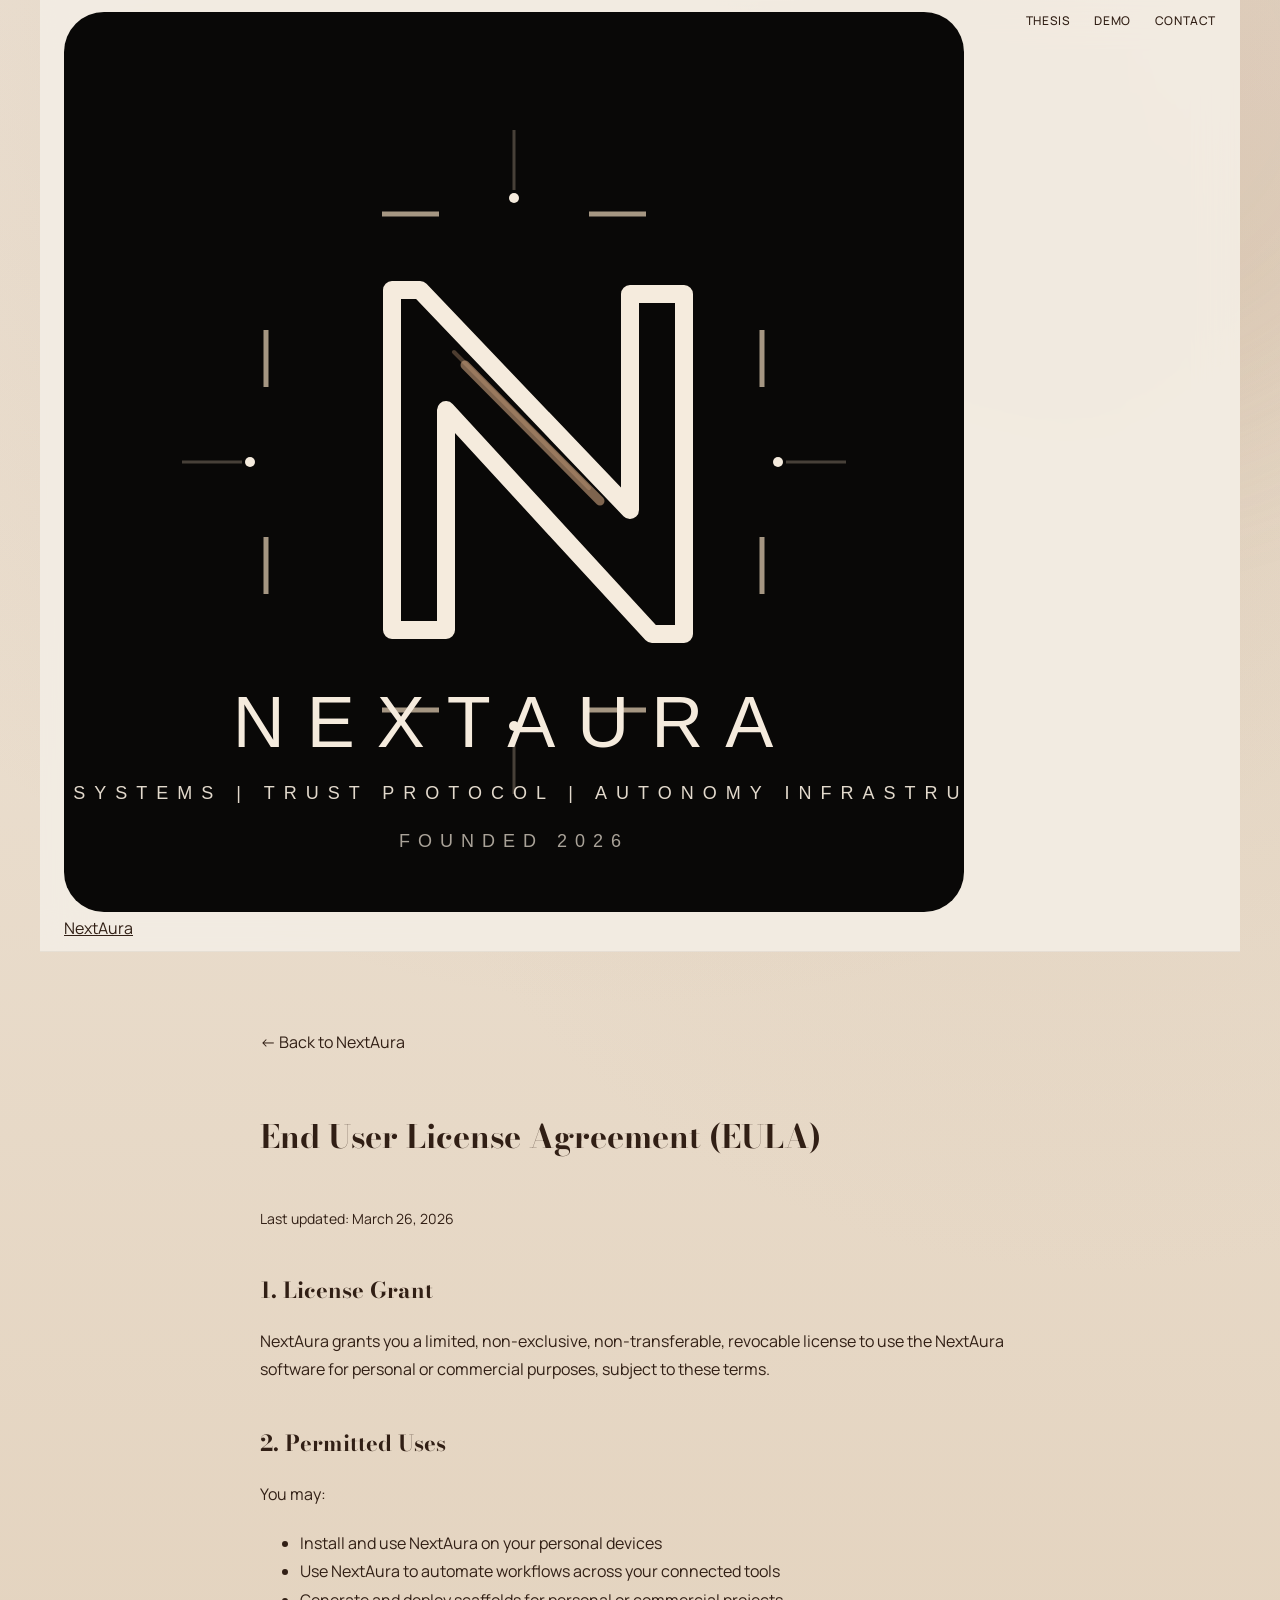
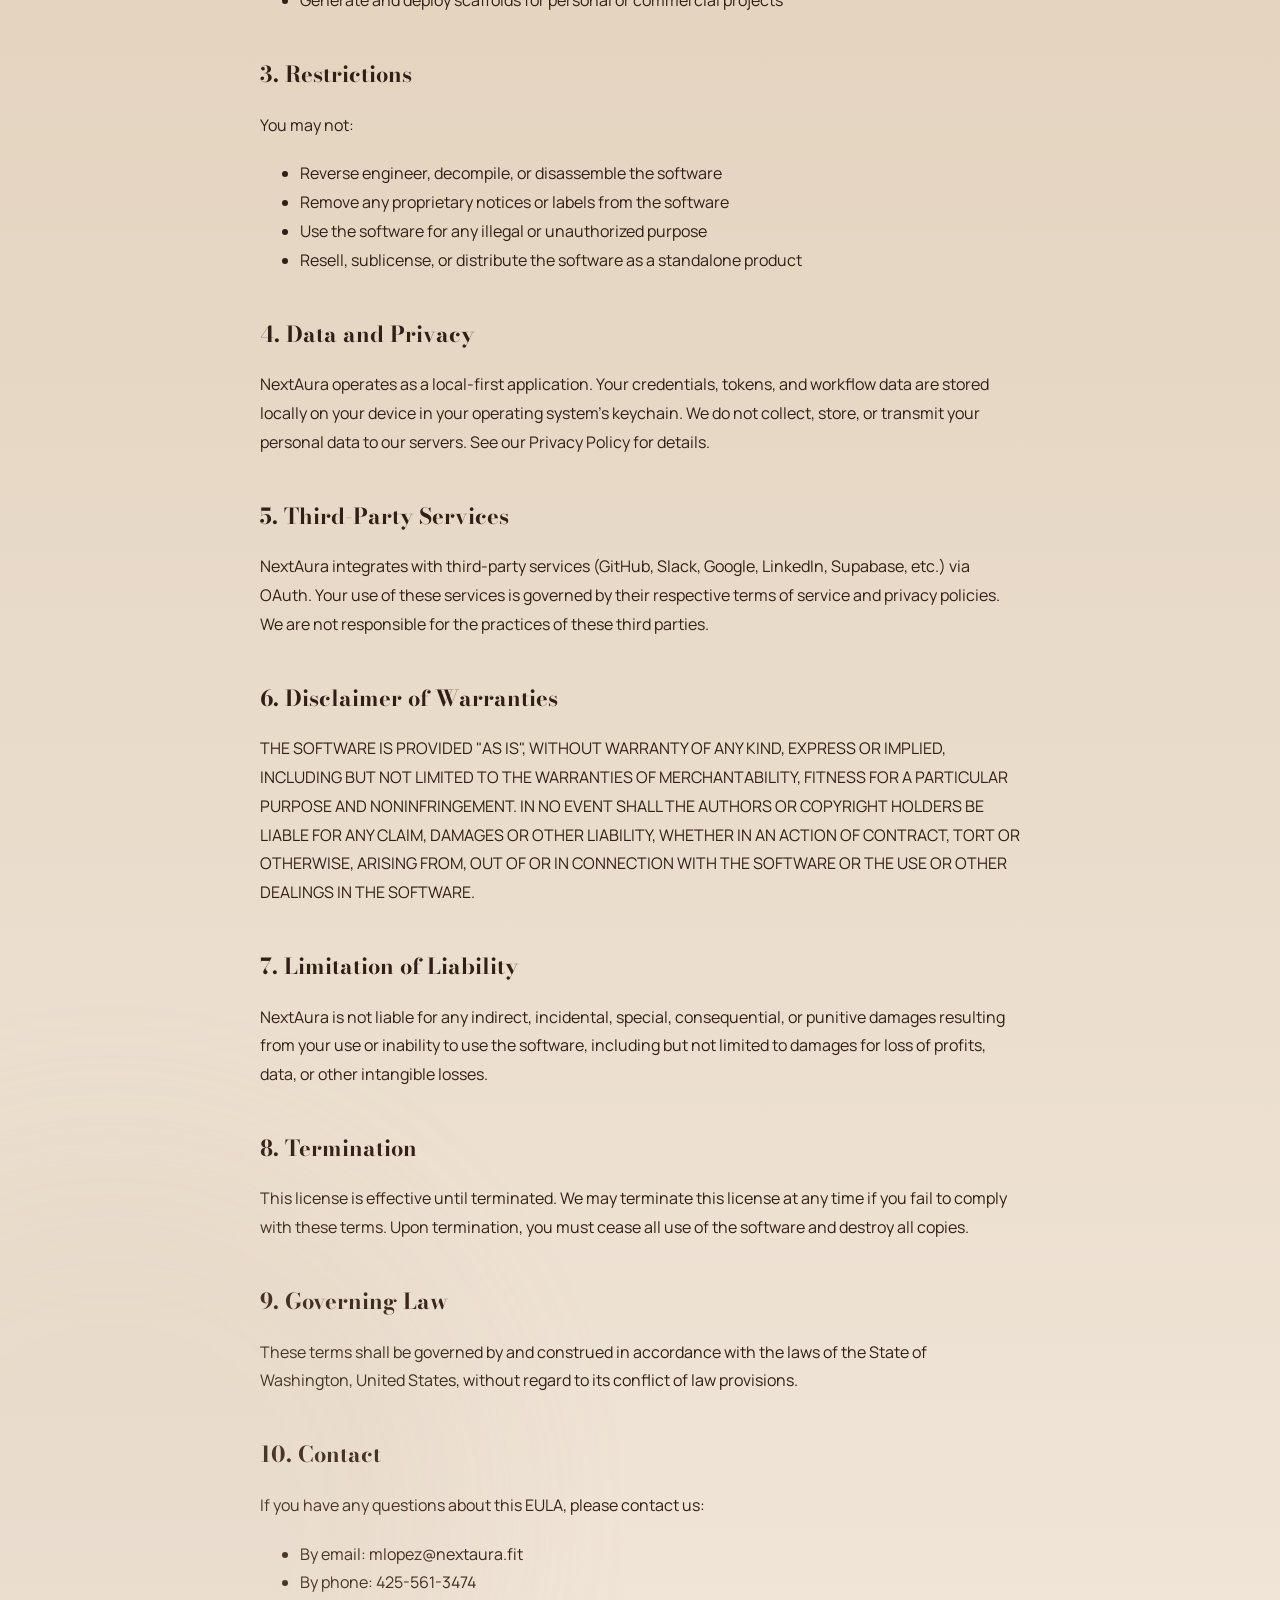
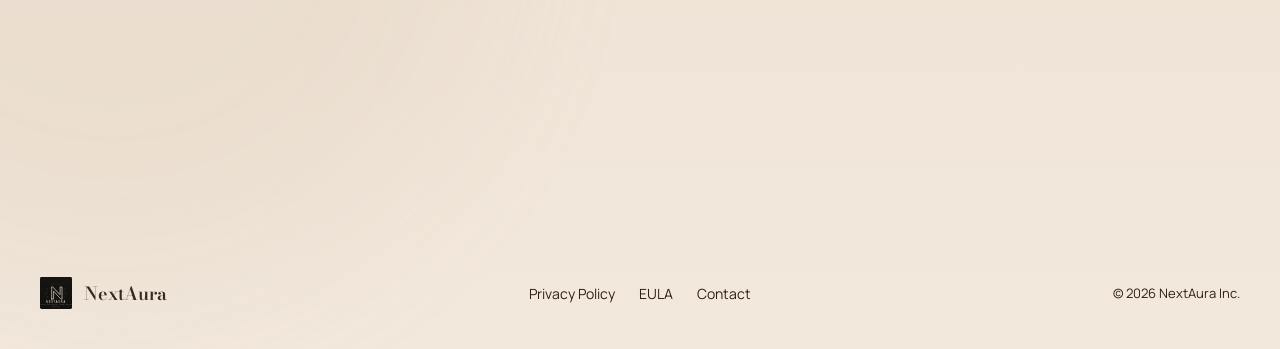
<file: eula.html>
<!DOCTYPE html>
<html lang="en">
  <head>
    <meta charset="UTF-8" />
    <meta name="viewport" content="width=device-width, initial-scale=1.0" />
    <title>EULA | NextAura</title>
    <meta name="description" content="End User License Agreement for NextAura." />
    <link rel="preconnect" href="https://fonts.googleapis.com" />
    <link rel="preconnect" href="https://fonts.gstatic.com" crossorigin />
    <link
      href="https://fonts.googleapis.com/css2?family=Bodoni+Moda:opsz,wght@6..96,400;6..96,500;6..96,600;6..96,700&family=Manrope:wght@400;500;600;700;800&display=swap"
      rel="stylesheet"
    />
    <link rel="stylesheet" href="./styles.css?v=20260326c" />
    <style>
      .policy-content {
        max-width: 800px;
        margin: 0 auto;
        padding: 60px 20px;
        line-height: 1.8;
      }
      .policy-content h1, .policy-content h2 {
        font-family: 'Bodoni Moda', serif;
        color: var(--text-primary);
      }
      .policy-content h1 { font-size: 32px; margin-bottom: 40px; }
      .policy-content h2 { font-size: 22px; margin-top: 40px; margin-bottom: 16px; }
      .policy-content p, .policy-content ul {
        margin-bottom: 20px;
        color: var(--text-secondary);
      }
      .policy-content a { color: var(--accent); text-decoration: none; }
      .policy-content a:hover { text-decoration: underline; }
      .last-updated { font-size: 14px; color: var(--text-muted); margin-bottom: 40px; }
      .back-link { display: inline-block; margin-bottom: 30px; color: var(--accent); text-decoration: none; }
      .back-link:hover { text-decoration: underline; }
    </style>
  </head>
  <body>
    <div class="page-shell">
      <div class="backdrop backdrop-top"></div>
      <div class="backdrop backdrop-bottom"></div>

      <header class="site-header">
        <a class="brand-lockup" href="./index.html" aria-label="NextAura home">
          <img src="./assets/nextaura-mark.svg" alt="NextAura logo" />
          <span>NextAura</span>
        </a>
        <nav class="site-nav" aria-label="Primary">
          <a href="./index.html#thesis">Thesis</a>
          <a href="./index.html#demo">Demo</a>
          <a href="./index.html#contact">Contact</a>
        </nav>
      </header>

      <main>
        <div class="policy-content">
          <a href="./index.html" class="back-link">&larr; Back to NextAura</a>
          
          <h1>End User License Agreement (EULA)</h1>
          <p class="last-updated">Last updated: March 26, 2026</p>

          <h2>1. License Grant</h2>
          <p>
            NextAura grants you a limited, non-exclusive, non-transferable, revocable license to use the NextAura software for personal or commercial purposes, subject to these terms.
          </p>

          <h2>2. Permitted Uses</h2>
          <p>You may:</p>
          <ul>
            <li>Install and use NextAura on your personal devices</li>
            <li>Use NextAura to automate workflows across your connected tools</li>
            <li>Generate and deploy scaffolds for personal or commercial projects</li>
          </ul>

          <h2>3. Restrictions</h2>
          <p>You may not:</p>
          <ul>
            <li>Reverse engineer, decompile, or disassemble the software</li>
            <li>Remove any proprietary notices or labels from the software</li>
            <li>Use the software for any illegal or unauthorized purpose</li>
            <li>Resell, sublicense, or distribute the software as a standalone product</li>
          </ul>

          <h2>4. Data and Privacy</h2>
          <p>
            NextAura operates as a local-first application. Your credentials, tokens, and workflow data are stored locally on your device in your operating system's keychain. We do not collect, store, or transmit your personal data to our servers. See our <a href="./privacy.html">Privacy Policy</a> for details.
          </p>

          <h2>5. Third-Party Services</h2>
          <p>
            NextAura integrates with third-party services (GitHub, Slack, Google, LinkedIn, Supabase, etc.) via OAuth. Your use of these services is governed by their respective terms of service and privacy policies. We are not responsible for the practices of these third parties.
          </p>

          <h2>6. Disclaimer of Warranties</h2>
          <p>
            THE SOFTWARE IS PROVIDED "AS IS", WITHOUT WARRANTY OF ANY KIND, EXPRESS OR IMPLIED, INCLUDING BUT NOT LIMITED TO THE WARRANTIES OF MERCHANTABILITY, FITNESS FOR A PARTICULAR PURPOSE AND NONINFRINGEMENT. IN NO EVENT SHALL THE AUTHORS OR COPYRIGHT HOLDERS BE LIABLE FOR ANY CLAIM, DAMAGES OR OTHER LIABILITY, WHETHER IN AN ACTION OF CONTRACT, TORT OR OTHERWISE, ARISING FROM, OUT OF OR IN CONNECTION WITH THE SOFTWARE OR THE USE OR OTHER DEALINGS IN THE SOFTWARE.
          </p>

          <h2>7. Limitation of Liability</h2>
          <p>
            NextAura is not liable for any indirect, incidental, special, consequential, or punitive damages resulting from your use or inability to use the software, including but not limited to damages for loss of profits, data, or other intangible losses.
          </p>

          <h2>8. Termination</h2>
          <p>
            This license is effective until terminated. We may terminate this license at any time if you fail to comply with these terms. Upon termination, you must cease all use of the software and destroy all copies.
          </p>

          <h2>9. Governing Law</h2>
          <p>
            These terms shall be governed by and construed in accordance with the laws of the State of Washington, United States, without regard to its conflict of law provisions.
          </p>

          <h2>10. Contact</h2>
          <p>
            If you have any questions about this EULA, please contact us:
          </p>
          <ul>
            <li>By email: <a href="mailto:mlopez@nextaura.fit">mlopez@nextaura.fit</a></li>
            <li>By phone: <a href="tel:+14255613474">425-561-3474</a></li>
          </ul>
        </div>
      </main>

      <footer class="site-footer" style="background: var(--bg-secondary); padding: 40px 20px; margin-top: 80px; border-top: 1px solid var(--border);">
        <div style="max-width: 1200px; margin: 0 auto; display: flex; justify-content: space-between; align-items: center; flex-wrap: wrap; gap: 20px;">
          <div style="display: flex; align-items: center; gap: 12px;">
            <img src="./assets/nextaura-mark.svg" alt="NextAura" style="width: 32px; height: 32px;" />
            <span style="font-family: 'Bodoni Moda', serif; font-size: 18px; font-weight: 600;">NextAura</span>
          </div>
          <div style="display: flex; gap: 24px; align-items: center;">
            <a href="./privacy.html" style="color: var(--text-secondary); text-decoration: none; font-size: 14px;">Privacy Policy</a>
            <a href="./eula.html" style="color: var(--text-secondary); text-decoration: none; font-size: 14px;">EULA</a>
            <a href="#contact" style="color: var(--text-secondary); text-decoration: none; font-size: 14px;">Contact</a>
          </div>
          <div style="color: var(--text-muted); font-size: 13px;">
            &copy; <span id="footer-year"></span> NextAura Inc.
          </div>
        </div>
      </footer>

      <script>
        document.getElementById('footer-year').textContent = new Date().getFullYear();
      </script>
    </div>
  </body>
</html>
</file>
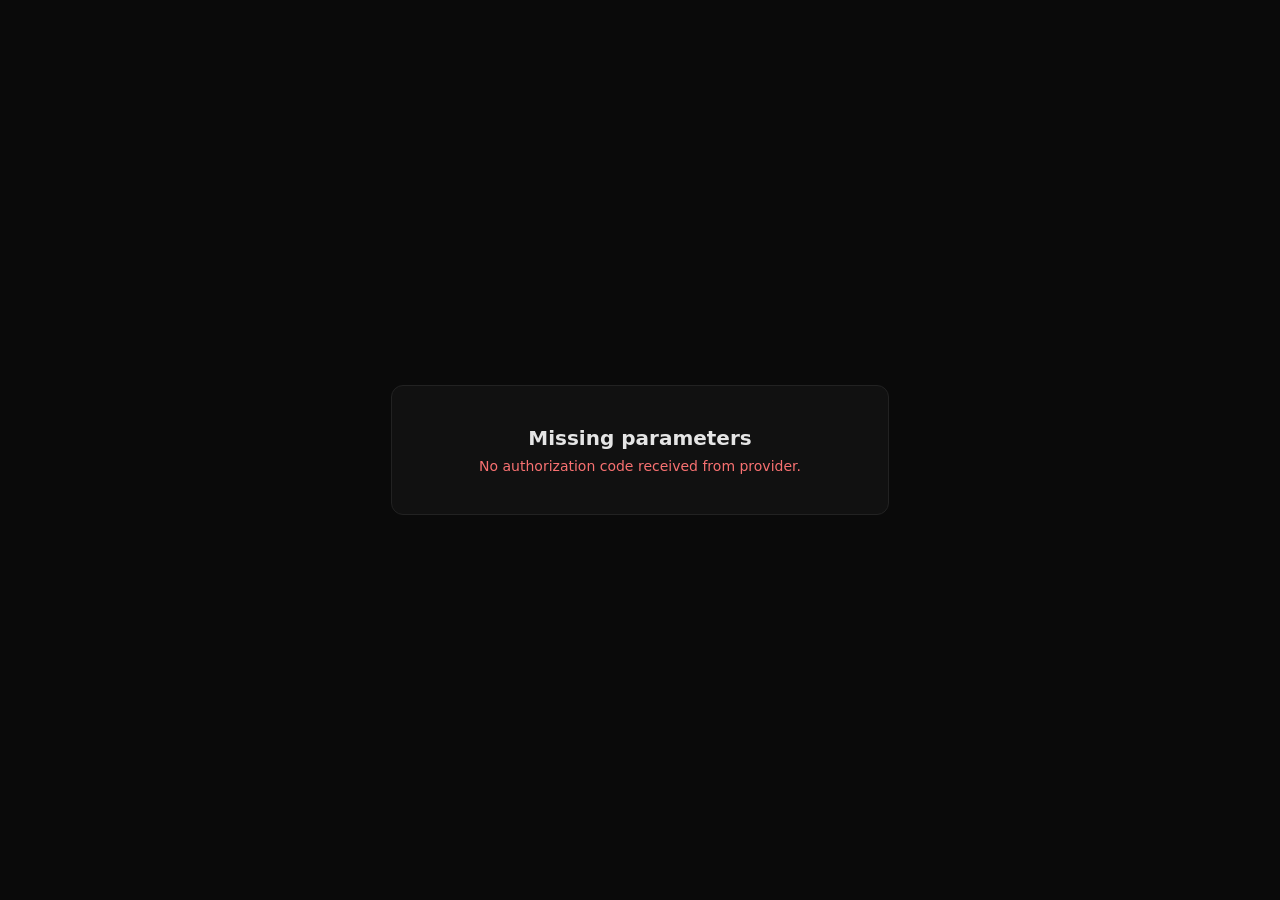
<file: oauth-callback.html>
<!DOCTYPE html>
<html lang="en">
<head>
  <meta charset="UTF-8" />
  <meta name="viewport" content="width=device-width, initial-scale=1.0" />
  <title>NextAura — Connecting…</title>
  <style>
    body {
      font-family: system-ui, -apple-system, sans-serif;
      background: #0a0a0a;
      color: #e5e5e5;
      display: flex;
      flex-direction: column;
      align-items: center;
      justify-content: center;
      min-height: 100vh;
      margin: 0;
    }
    .card {
      background: #111;
      border: 1px solid #222;
      border-radius: 12px;
      padding: 2.5rem 3rem;
      text-align: center;
      max-width: 400px;
      width: 90%;
    }
    .spinner {
      width: 40px;
      height: 40px;
      border: 3px solid #333;
      border-top-color: #6366f1;
      border-radius: 50%;
      animation: spin 0.8s linear infinite;
      margin: 0 auto 1.5rem;
    }
    @keyframes spin { to { transform: rotate(360deg); } }
    h1 { font-size: 1.25rem; font-weight: 600; margin: 0 0 0.5rem; }
    p  { font-size: 0.875rem; color: #888; margin: 0; }
    .error { color: #f87171; }
  </style>
</head>
<body>
  <div class="card">
    <div class="spinner" id="spinner"></div>
    <h1 id="title">Finishing connection…</h1>
    <p id="msg">Handing off to the NextAura desktop app.</p>
  </div>
  <script>
    (function () {
      var LOCAL = 'http://127.0.0.1:7823/oauth/callback';

      var params = new URLSearchParams(window.location.search);
      var code  = params.get('code');
      var state = params.get('state');
      var error = params.get('error');
      var errorDesc = params.get('error_description');

      if (error) {
        document.getElementById('spinner').style.display = 'none';
        document.getElementById('title').textContent = 'Connection failed';
        document.getElementById('msg').innerHTML =
          '<span class="error">' + error + (errorDesc ? ': ' + errorDesc : '') + '</span>';
        return;
      }

      if (!code || !state) {
        document.getElementById('spinner').style.display = 'none';
        document.getElementById('title').textContent = 'Missing parameters';
        document.getElementById('msg').innerHTML =
          '<span class="error">No authorization code received from provider.</span>';
        return;
      }

      // Forward code + state to the local callback server
      var target = LOCAL + '?code=' + encodeURIComponent(code) + '&state=' + encodeURIComponent(state);
      window.location.replace(target);
    })();
  </script>
</body>
</html>
</file>
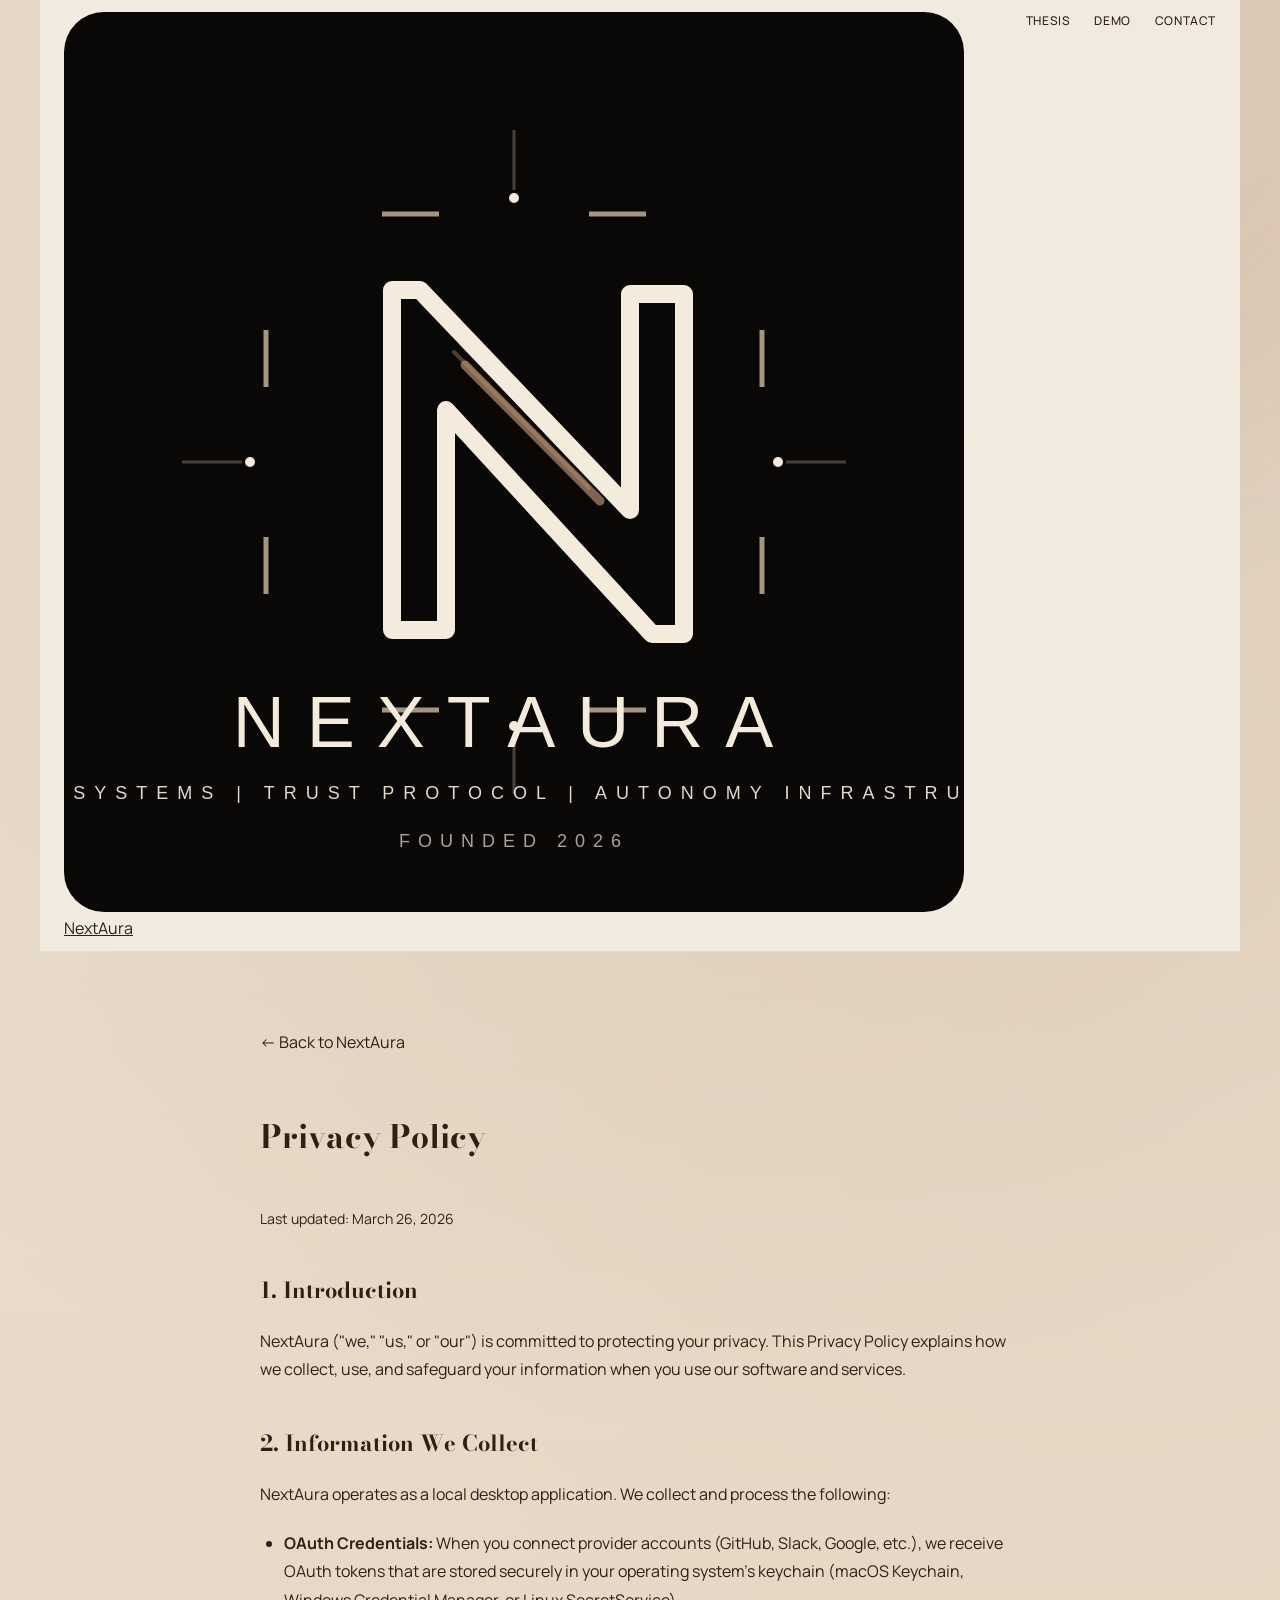
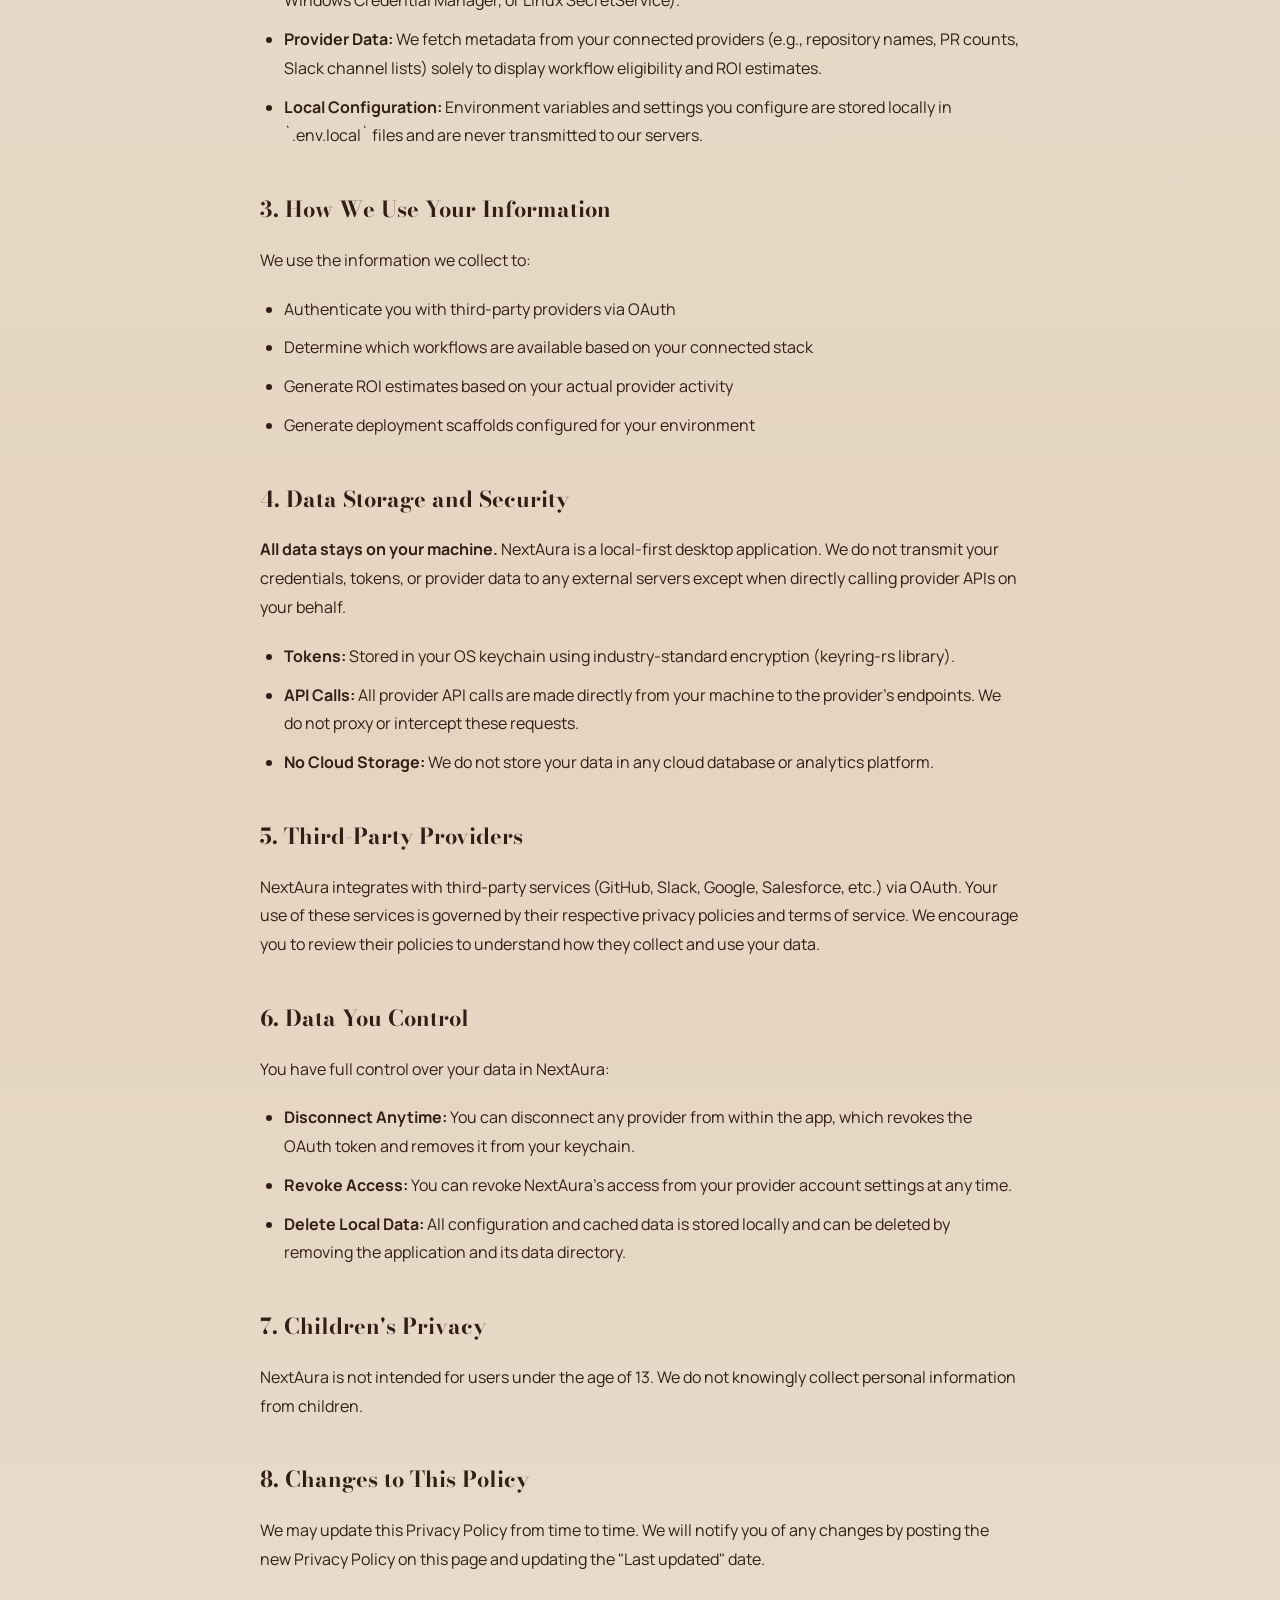
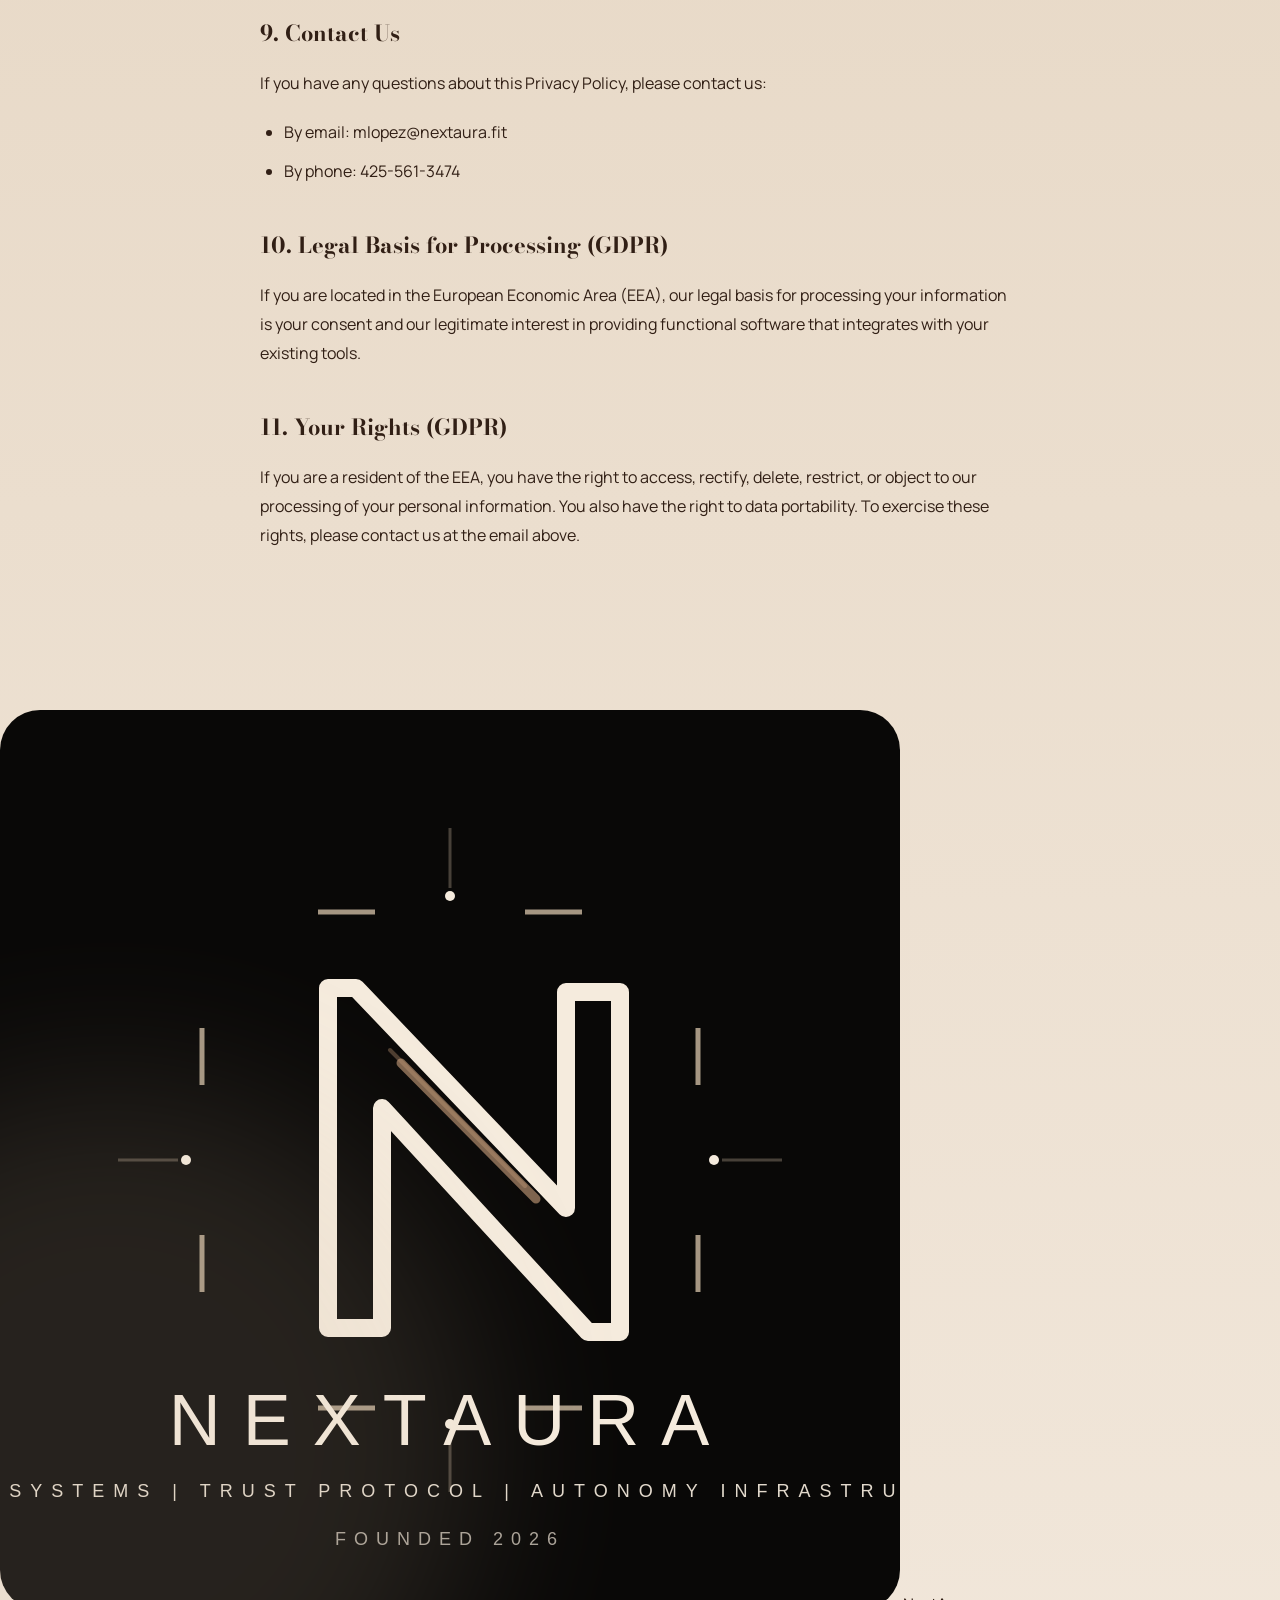
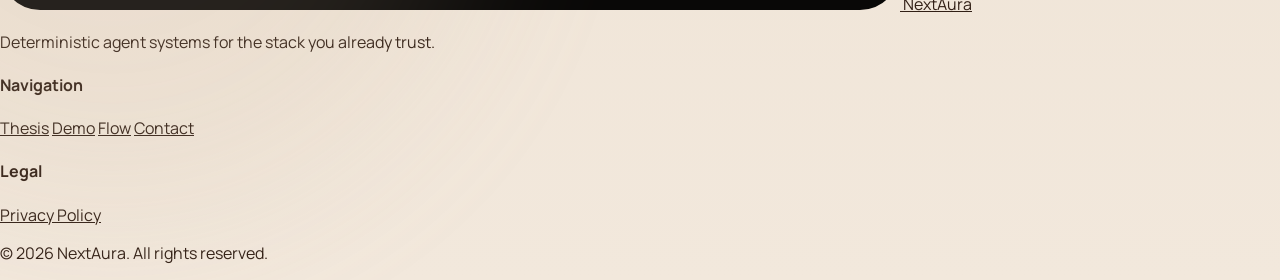
<file: privacy.html>
<!DOCTYPE html>
<html lang="en">
  <head>
    <meta charset="UTF-8" />
    <meta name="viewport" content="width=device-width, initial-scale=1.0" />
    <title>Privacy Policy | NextAura</title>
    <meta name="description" content="Privacy Policy for NextAura — how we collect, use, and protect your data." />
    <link rel="preconnect" href="https://fonts.googleapis.com" />
    <link rel="preconnect" href="https://fonts.gstatic.com" crossorigin />
    <link
      href="https://fonts.googleapis.com/css2?family=Bodoni+Moda:opsz,wght@6..96,400;6..96,500;6..96,600;6..96,700&family=Manrope:wght@400;500;600;700;800&display=swap"
      rel="stylesheet"
    />
    <link rel="stylesheet" href="./styles.css?v=20260326c" />
    <style>
      .policy-content {
        max-width: 800px;
        margin: 0 auto;
        padding: 60px 20px;
        line-height: 1.8;
      }
      .policy-content h1 {
        font-family: 'Bodoni Moda', serif;
        font-size: 32px;
        margin-bottom: 40px;
        color: var(--text-primary);
      }
      .policy-content h2 {
        font-family: 'Bodoni Moda', serif;
        font-size: 22px;
        margin-top: 40px;
        margin-bottom: 16px;
        color: var(--text-primary);
      }
      .policy-content p {
        margin-bottom: 20px;
        color: var(--text-secondary);
      }
      .policy-content ul {
        margin-bottom: 20px;
        padding-left: 24px;
        color: var(--text-secondary);
      }
      .policy-content li {
        margin-bottom: 10px;
      }
      .policy-content a {
        color: var(--accent);
        text-decoration: none;
      }
      .policy-content a:hover {
        text-decoration: underline;
      }
      .last-updated {
        font-size: 14px;
        color: var(--text-muted);
        margin-bottom: 40px;
      }
      .back-link {
        display: inline-block;
        margin-bottom: 30px;
        color: var(--accent);
        text-decoration: none;
      }
      .back-link:hover {
        text-decoration: underline;
      }
    </style>
  </head>
  <body>
    <div class="page-shell">
      <div class="backdrop backdrop-top"></div>
      <div class="backdrop backdrop-bottom"></div>

      <header class="site-header">
        <a class="brand-lockup" href="./index.html" aria-label="NextAura home">
          <img src="./assets/nextaura-mark.svg" alt="NextAura logo" />
          <span>NextAura</span>
        </a>
        <nav class="site-nav" aria-label="Primary">
          <a href="./index.html#thesis">Thesis</a>
          <a href="./index.html#demo">Demo</a>
          <a href="./index.html#contact">Contact</a>
        </nav>
      </header>

      <main>
        <div class="policy-content">
          <a href="./index.html" class="back-link">&larr; Back to NextAura</a>
          
          <h1>Privacy Policy</h1>
          <p class="last-updated">Last updated: March 26, 2026</p>

          <h2>1. Introduction</h2>
          <p>
            NextAura ("we," "us," or "our") is committed to protecting your privacy. This Privacy Policy explains how we collect, use, and safeguard your information when you use our software and services.
          </p>

          <h2>2. Information We Collect</h2>
          <p>NextAura operates as a local desktop application. We collect and process the following:</p>
          <ul>
            <li><strong>OAuth Credentials:</strong> When you connect provider accounts (GitHub, Slack, Google, etc.), we receive OAuth tokens that are stored securely in your operating system's keychain (macOS Keychain, Windows Credential Manager, or Linux SecretService).</li>
            <li><strong>Provider Data:</strong> We fetch metadata from your connected providers (e.g., repository names, PR counts, Slack channel lists) solely to display workflow eligibility and ROI estimates.</li>
            <li><strong>Local Configuration:</strong> Environment variables and settings you configure are stored locally in `.env.local` files and are never transmitted to our servers.</li>
          </ul>

          <h2>3. How We Use Your Information</h2>
          <p>We use the information we collect to:</p>
          <ul>
            <li>Authenticate you with third-party providers via OAuth</li>
            <li>Determine which workflows are available based on your connected stack</li>
            <li>Generate ROI estimates based on your actual provider activity</li>
            <li>Generate deployment scaffolds configured for your environment</li>
          </ul>

          <h2>4. Data Storage and Security</h2>
          <p>
            <strong>All data stays on your machine.</strong> NextAura is a local-first desktop application. We do not transmit your credentials, tokens, or provider data to any external servers except when directly calling provider APIs on your behalf.
          </p>
          <ul>
            <li><strong>Tokens:</strong> Stored in your OS keychain using industry-standard encryption (keyring-rs library).</li>
            <li><strong>API Calls:</strong> All provider API calls are made directly from your machine to the provider's endpoints. We do not proxy or intercept these requests.</li>
            <li><strong>No Cloud Storage:</strong> We do not store your data in any cloud database or analytics platform.</li>
          </ul>

          <h2>5. Third-Party Providers</h2>
          <p>
            NextAura integrates with third-party services (GitHub, Slack, Google, Salesforce, etc.) via OAuth. Your use of these services is governed by their respective privacy policies and terms of service. We encourage you to review their policies to understand how they collect and use your data.
          </p>

          <h2>6. Data You Control</h2>
          <p>You have full control over your data in NextAura:</p>
          <ul>
            <li><strong>Disconnect Anytime:</strong> You can disconnect any provider from within the app, which revokes the OAuth token and removes it from your keychain.</li>
            <li><strong>Revoke Access:</strong> You can revoke NextAura's access from your provider account settings at any time.</li>
            <li><strong>Delete Local Data:</strong> All configuration and cached data is stored locally and can be deleted by removing the application and its data directory.</li>
          </ul>

          <h2>7. Children's Privacy</h2>
          <p>
            NextAura is not intended for users under the age of 13. We do not knowingly collect personal information from children.
          </p>

          <h2>8. Changes to This Policy</h2>
          <p>
            We may update this Privacy Policy from time to time. We will notify you of any changes by posting the new Privacy Policy on this page and updating the "Last updated" date.
          </p>

          <h2>9. Contact Us</h2>
          <p>
            If you have any questions about this Privacy Policy, please contact us:
          </p>
          <ul>
            <li>By email: <a href="mailto:mlopez@nextaura.fit">mlopez@nextaura.fit</a></li>
            <li>By phone: <a href="tel:+14255613474">425-561-3474</a></li>
          </ul>

          <h2>10. Legal Basis for Processing (GDPR)</h2>
          <p>
            If you are located in the European Economic Area (EEA), our legal basis for processing your information is your consent and our legitimate interest in providing functional software that integrates with your existing tools.
          </p>

          <h2>11. Your Rights (GDPR)</h2>
          <p>
            If you are a resident of the EEA, you have the right to access, rectify, delete, restrict, or object to our processing of your personal information. You also have the right to data portability. To exercise these rights, please contact us at the email above.
          </p>
        </div>
      </main>

      <footer class="site-footer">
        <div class="footer-grid">
          <div class="footer-brand">
            <a class="brand-lockup" href="./index.html">
              <img src="./assets/nextaura-mark.svg" alt="Nextaura mark" />
              <span>NextAura</span>
            </a>
            <p>Deterministic agent systems for the stack you already trust.</p>
          </div>
          <div class="footer-links">
            <div class="footer-column">
              <h4>Navigation</h4>
              <a href="./index.html#thesis">Thesis</a>
              <a href="./index.html#demo">Demo</a>
              <a href="./index.html#flow">Flow</a>
              <a href="./index.html#contact">Contact</a>
            </div>
            <div class="footer-column">
              <h4>Legal</h4>
              <a href="./privacy.html">Privacy Policy</a>
            </div>
          </div>
        </div>
        <div class="footer-bar">
          <p>&copy; <span id="footer-year"></span> NextAura. All rights reserved.</p>
        </div>
      </footer>
    </div>

    <script>
      document.getElementById('footer-year').textContent = new Date().getFullYear();
    </script>
  </body>
</html>
</file>
<file: styles.css>
:root {
  --bg: #e9ddcd;
  --bg-soft: rgba(244, 238, 229, 0.92);
  --panel: rgba(246, 240, 231, 0.9);
  --panel-strong: rgba(238, 228, 215, 0.95);
  --line: rgba(96, 71, 53, 0.16);
  --text: #311f15;
  --muted: #665042;
  --rose-brown: #8d674f;
  --almond: #ceb39a;
  --cream: #f6f0e8;
  --shadow: 0 30px 78px rgba(82, 58, 44, 0.12);
  --max: 1200px;
}

* {
  box-sizing: border-box;
}

html {
  scroll-behavior: smooth;
}

body {
  margin: 0;
  min-height: 100vh;
  background:
    radial-gradient(circle at top, rgba(181, 146, 114, 0.26), transparent 28%),
    radial-gradient(circle at 86% 14%, rgba(214, 195, 171, 0.34), transparent 24%),
    linear-gradient(180deg, #eee4d7 0%, #e4d4c0 46%, #f2e8dc 100%);
  color: var(--text);
  font-family: "Manrope", sans-serif;
}

body::before {
  content: "";
  position: fixed;
  inset: 0;
  pointer-events: none;
  background-image:
    linear-gradient(rgba(255, 255, 255, 0.16) 1px, transparent 1px),
    linear-gradient(90deg, rgba(255, 255, 255, 0.13) 1px, transparent 1px);
  background-size: 72px 72px;
  mask-image: radial-gradient(circle at center, black 22%, transparent 86%);
}

a {
  color: inherit;
}

.page-shell {
  position: relative;
  overflow: hidden;
}

.backdrop {
  position: absolute;
  width: 46rem;
  height: 46rem;
  border-radius: 50%;
  filter: blur(84px);
  opacity: 0.42;
  pointer-events: none;
}

.backdrop-top {
  top: -18rem;
  right: -12rem;
  background: rgba(175, 137, 105, 0.34);
}

.backdrop-bottom {
  bottom: 4rem;
  left: -16rem;
  background: rgba(204, 183, 159, 0.36);
}

.site-header {
  position: sticky;
  top: 0;
  z-index: 10;
  display: flex;
  justify-content: center;
  max-width: var(--max);
  margin: 0 auto;
  padding: 0.75rem 1.5rem;
  backdrop-filter: blur(20px);
  background: rgba(243, 236, 227, 0.95);
  border-bottom: 1px solid rgba(96, 71, 53, 0.08);
}

.site-nav {
  display: flex;
  gap: 1.5rem;
}

.site-nav a {
  color: var(--text);
  text-decoration: none;
  font-size: 12px;
  font-weight: 500;
  letter-spacing: 0.05em;
  text-transform: uppercase;
  transition: color 180ms ease;
}

.site-nav a:hover {
  color: var(--rose-brown);
}

.contact-card-container {
  max-width: var(--max);
  margin: 1.5rem auto;
  padding: 0 1.5rem;
}

.integrator-narrow {
  margin-top: 2rem;
}

.integrator-narrow .section-heading h2 {
  max-width: 100%;
  font-size: clamp(1.2rem, 2vw, 1.6rem);
  line-height: 1.3;
}

.integrator-cards {
  display: grid;
  grid-template-columns: 1fr;
  gap: 0.8rem;
  margin-top: 1rem;
}

.hero-contact-card {
  margin-bottom: 0.5rem;
}

.contact-intro {
  margin-bottom: 1rem;
}

.contact-intro .eyebrow {
  font-size: 11px;
  letter-spacing: 0.2em;
  text-transform: uppercase;
  margin-bottom: 0.5rem;
}

.contact-intro h3 {
  font-family: 'Bodoni Moda', serif;
  font-size: 1.8rem;
  font-weight: 600;
  line-height: 1.2;
  margin: 0;
  color: var(--text);
}

.contact-card {
  background: rgba(255, 255, 255, 0.7);
  backdrop-filter: blur(10px);
  border: 1px solid rgba(96, 71, 53, 0.12);
  border-radius: 12px;
  padding: 14px 18px;
  display: flex;
  flex-direction: column;
  align-items: center;
  gap: 6px;
  box-shadow: 0 4px 20px rgba(0, 0, 0, 0.06);
  width: 100%;
}

.contact-card-header {
  display: flex;
  flex-direction: column;
  align-items: center;
  gap: 2px;
  text-align: center;
  width: 100%;
}

.contact-card-name {
  font-family: 'Bodoni Moda', serif;
  font-size: 18px;
  font-weight: 600;
  color: var(--text);
  text-align: center;
}

.contact-card-title {
  font-size: 13px;
  color: var(--rose-brown);
  font-weight: 500;
  text-align: center;
}

.contact-card-body {
  text-align: center;
  width: 100%;
}

.contact-card-email {
  color: var(--muted);
  text-decoration: none;
  font-size: 14px;
  transition: color 180ms ease;
}

.contact-card-email:hover {
  color: var(--text);
}

.contact-card-links {
  display: flex;
  gap: 8px;
  flex-wrap: wrap;
  justify-content: center;
  width: 100%;
}

.contact-card-linkedin {
  display: inline-flex;
  align-items: center;
  gap: 5px;
  padding: 7px 12px;
  background: #0A66C2;
  color: white;
  text-decoration: none;
  border-radius: 6px;
  font-weight: 600;
  font-size: 13px;
  transition: transform 180ms ease, box-shadow 180ms ease;
}

.contact-card-linkedin:hover {
  transform: translateY(-2px);
  box-shadow: 0 4px 12px rgba(10, 102, 194, 0.3);
}

.contact-card-linkedin img {
  width: 16px;
  height: 16px;
}

main {
  max-width: var(--max);
  margin: 0 auto;
  padding: 1rem 1.5rem 5rem;
}

.hero {
  display: grid;
  grid-template-columns: 1.15fr 0.85fr;
  gap: 2rem;
  align-items: stretch;
  padding: 2rem 0 3rem;
}

.eyebrow {
  margin: 0 0 1rem;
  color: var(--rose-brown);
  font-size: 0.8rem;
  letter-spacing: 0.22em;
  text-transform: uppercase;
}

.hero h1,
.section-heading h2,
.demo-copy h3 {
  margin: 0;
  font-family: "Bodoni Moda", serif;
  font-weight: 600;
  line-height: 0.98;
  letter-spacing: -0.03em;
}

.hero h1 {
  max-width: 11ch;
  font-size: clamp(3.7rem, 8vw, 6.8rem);
}

.hero-summary,
.section-heading p,
.card p,
.proof-card p {
  color: var(--muted);
  line-height: 1.8;
}

.hero-summary {
  max-width: 62ch;
  font-size: 1.05rem;
  margin: 1.4rem 0 0;
}

.hero-actions {
  display: flex;
  flex-wrap: wrap;
  gap: 1rem;
  margin-top: 2rem;
}

.button {
  display: inline-flex;
  align-items: center;
  justify-content: center;
  min-height: 3.15rem;
  padding: 0 1.3rem;
  border-radius: 999px;
  text-decoration: none;
  font-weight: 700;
  letter-spacing: 0.02em;
  transition: transform 180ms ease, border-color 180ms ease, background 180ms ease;
}

.button:hover {
  transform: translateY(-2px);
}

.button-primary {
  background: linear-gradient(135deg, #8d6248, #b8916d);
  color: #fffaf6;
}

.button-secondary {
  border: 1px solid var(--line);
  background: rgba(255, 255, 255, 0.34);
}

.hero-proof,
.grid,
.flow-grid {
  display: grid;
  gap: 1rem;
}

.hero-proof {
  grid-template-columns: repeat(3, minmax(0, 1fr));
  margin-top: 2.2rem;
}

.proof-card,
.card,
.panel-frame,
.demo-shell,
.demo-browser {
  position: relative;
  border: 1px solid var(--line);
  border-radius: 1.6rem;
  background: linear-gradient(180deg, rgba(247, 241, 232, 0.92), rgba(236, 226, 212, 0.94));
  box-shadow: var(--shadow);
}

.proof-card,
.card {
  padding: 1.25rem;
}

.proof-label,
.step-index,
.demo-label {
  display: block;
  color: var(--rose-brown);
  font-size: 0.78rem;
  letter-spacing: 0.16em;
  text-transform: uppercase;
  margin-bottom: 0.5rem;
}

.proof-card strong,
.card h3 {
  font-size: 1.2rem;
}

.panel-frame {
  height: 100%;
  padding: 1.6rem;
  overflow: hidden;
}

.hero-showcase-head {
  display: flex;
  gap: 1rem;
  justify-content: space-between;
  align-items: flex-start;
  margin-bottom: 1.2rem;
}

.hero-showcase-title {
  margin: 0;
  font-family: "Bodoni Moda", serif;
  font-size: clamp(1.7rem, 2.4vw, 2.45rem);
  line-height: 1.05;
}

.hero-view-toggle {
  display: inline-flex;
  gap: 0.35rem;
  padding: 0.35rem;
  border: 1px solid var(--line);
  border-radius: 999px;
  background: rgba(255, 250, 244, 0.56);
}

.hero-view-button {
  border: 0;
  background: transparent;
  color: var(--muted);
  padding: 0.7rem 1rem;
  border-radius: 999px;
  font: inherit;
  font-size: 0.82rem;
  font-weight: 800;
  letter-spacing: 0.08em;
  text-transform: uppercase;
  cursor: pointer;
}

.hero-view-button.is-active {
  background: linear-gradient(135deg, #8d6248, #b8916d);
  color: #fffaf6;
}

.hero-view-panel {
  display: block;
}

.hero-view-panel[hidden] {
  display: none;
}

.hero-view-footer {
  display: flex;
  flex-wrap: wrap;
  gap: 0.6rem;
  margin-top: 1.2rem;
}

.hero-inline-chip {
  display: inline-flex;
  align-items: center;
  min-height: 2.1rem;
  padding: 0 0.9rem;
  border-radius: 999px;
  border: 1px solid var(--line);
  background: rgba(255, 250, 244, 0.52);
  color: var(--text);
  font-size: 0.78rem;
  font-weight: 700;
  letter-spacing: 0.08em;
  text-transform: uppercase;
}

.hero-build-shell {
  display: grid;
  gap: 1rem;
}

.hero-build-copy h3 {
  margin: 0 0 0.65rem;
  font-family: "Bodoni Moda", serif;
  font-size: clamp(1.7rem, 2.4vw, 2.4rem);
  line-height: 1.08;
}

.hero-build-copy p,
.hero-metric-card p,
.hero-build-strip-item span {
  color: var(--muted);
  line-height: 1.7;
}

.hero-build-copy p,
.hero-metric-card p {
  margin: 0;
}

.hero-metric-grid {
  display: grid;
  grid-template-columns: repeat(2, minmax(0, 1fr));
  gap: 0.85rem;
}

.hero-metric-card {
  border: 1px solid var(--line);
  border-radius: 1.4rem;
  background: rgba(255, 250, 244, 0.56);
  padding: 1rem;
}

.hero-metric-card strong {
  display: block;
  margin-bottom: 0.35rem;
  font-family: "Bodoni Moda", serif;
  font-size: clamp(1.7rem, 3vw, 2.4rem);
  line-height: 1;
}

.hero-metric-card-primary {
  background: linear-gradient(180deg, rgba(141, 98, 72, 0.94), rgba(184, 145, 109, 0.9));
  color: #fffaf6;
}

.hero-metric-card-primary .proof-label,
.hero-metric-card-primary p {
  color: rgba(255, 250, 244, 0.88);
}

.hero-build-strip {
  display: grid;
  grid-template-columns: repeat(2, minmax(0, 1fr));
  gap: 0.85rem;
}

.hero-build-strip-item {
  padding: 0.95rem 1rem;
  border-radius: 1.2rem;
  border: 1px solid var(--line);
  background: rgba(255, 250, 244, 0.52);
}

.hero-build-strip-item span {
  display: block;
  font-size: 0.76rem;
  letter-spacing: 0.12em;
  text-transform: uppercase;
  margin-bottom: 0.35rem;
}

.hero-build-strip-item strong {
  display: block;
  font-size: 1rem;
  line-height: 1.45;
}

.hero-build-actions {
  display: flex;
  flex-wrap: wrap;
  gap: 0.8rem;
}

.hero-fundingdash-card {
  margin-top: 1.5rem;
}

.hero-fundingdash-card .dashboard-card {
  padding: 1rem;
}

.hero-fundingdash-card .dashboard-card h3 {
  font-size: 1rem;
}

.hero-fundingdash-card .dashboard-card p {
  font-size: 0.85rem;
}

.hero-fundingdash-card .dashboard-feature-list li {
  font-size: 0.8rem;
}

.hero-fundingdash-card .dashboard-actions .button {
  padding: 0.5rem 0.85rem;
  font-size: 0.8rem;
  min-height: 2.5rem;
}

.hero-accelerator-links {
  margin-top: 1.5rem;
}

.hero-accelerator-links .proof-label {
  display: block;
  margin-bottom: 0.75rem;
  font-size: 11px;
  letter-spacing: 0.1em;
  text-transform: uppercase;
  color: var(--rose-brown);
}

.accelerator-link-grid {
  display: grid;
  grid-template-columns: repeat(2, minmax(0, 1fr));
  gap: 0.5rem;
}

.accelerator-link {
  display: flex;
  flex-direction: column;
  gap: 2px;
  padding: 0.65rem 0.75rem;
  background: rgba(255, 255, 255, 0.5);
  border: 1px solid rgba(96, 71, 53, 0.1);
  border-radius: 8px;
  text-decoration: none;
  color: var(--text);
  transition: all 180ms ease;
}

.accelerator-link:hover {
  background: rgba(255, 255, 255, 0.7);
  border-color: rgba(96, 71, 53, 0.2);
  transform: translateY(-1px);
}

.accelerator-link strong {
  font-size: 12px;
  font-weight: 600;
  line-height: 1.2;
}

.accelerator-link span {
  font-size: 11px;
  color: var(--muted);
  line-height: 1.2;
}

.panel-frame::before,
.card::before,
.proof-card::before,
.demo-shell::before,
.demo-browser::before {
  content: "";
  position: absolute;
  inset: 1px;
  border-radius: inherit;
  padding: 1px;
  background: linear-gradient(135deg, rgba(255, 255, 255, 0.62), transparent 42%, rgba(141, 103, 79, 0.15));
  -webkit-mask: linear-gradient(#fff 0 0) content-box, linear-gradient(#fff 0 0);
  -webkit-mask-composite: xor;
  mask-composite: exclude;
  pointer-events: none;
}

.panel-kicker {
  display: inline-block;
  margin-bottom: 1.3rem;
  padding: 0.4rem 0.75rem;
  border-radius: 999px;
  background: rgba(255, 250, 244, 0.48);
  color: var(--rose-brown);
  font-size: 0.8rem;
  letter-spacing: 0.12em;
  text-transform: uppercase;
}

.signal-list {
  display: grid;
  gap: 1rem;
}

.signal-list span {
  display: inline-block;
  color: var(--rose-brown);
  font-size: 0.75rem;
  letter-spacing: 0.16em;
  text-transform: uppercase;
  margin-bottom: 0.25rem;
}

.signal-list p {
  margin: 0;
  color: var(--text);
  line-height: 1.6;
}

.section {
  padding: 2.6rem 0;
}

.section-heading {
  max-width: 48rem;
  margin-bottom: 1.5rem;
}

.section-heading h2 {
  font-size: clamp(2.4rem, 5vw, 4.3rem);
  margin-bottom: 0.8rem;
}

.two-up {
  grid-template-columns: repeat(2, minmax(0, 1fr));
}

.three-up,
.flow-grid {
  grid-template-columns: repeat(3, minmax(0, 1fr));
}

.feature-list {
  margin: 0;
  padding-left: 1.15rem;
  color: var(--muted);
  line-height: 1.75;
}

.feature-list.compact li + li {
  margin-top: 0.45rem;
}

.demo-reel-card {
  display: grid;
  grid-template-columns: 0.78fr 1.22fr;
  gap: 1rem;
  align-items: stretch;
  margin-bottom: 1rem;
}

.demo-reel-copy,
.demo-reel-frame {
  position: relative;
  border: 1px solid var(--line);
  border-radius: 1.6rem;
  background: linear-gradient(180deg, rgba(247, 241, 232, 0.94), rgba(236, 226, 212, 0.96));
  box-shadow: var(--shadow);
}

.demo-reel-copy {
  padding: 1.4rem;
}

.demo-reel-copy h3 {
  margin: 0 0 0.75rem;
  font-family: "Bodoni Moda", serif;
  font-size: clamp(1.8rem, 3vw, 2.6rem);
  line-height: 1.04;
}

.demo-reel-copy p {
  margin: 0;
  color: var(--muted);
  line-height: 1.8;
}

.demo-reel-frame {
  overflow: hidden;
  min-height: 24rem;
}

.demo-reel-video {
  display: block;
  width: 100%;
  height: 100%;
  min-height: 24rem;
  object-fit: cover;
  background: #eadbc9;
}

.demo-shell {
  padding: 1.25rem;
}

.demo-shell-full {
  overflow: hidden;
}

.demo-summary-row {
  display: grid;
  grid-template-columns: repeat(3, minmax(0, 1fr));
  gap: 1rem;
  margin-bottom: 1rem;
}

.demo-nav {
  display: grid;
  gap: 0.7rem;
}

.demo-tab {
  border: 1px solid var(--line);
  background: rgba(255, 255, 255, 0.42);
  color: var(--muted);
  border-radius: 999px;
  padding: 0.7rem 1rem;
  font: inherit;
  font-weight: 700;
  cursor: pointer;
  transition: all 180ms ease;
}

.demo-tab.is-active {
  background: linear-gradient(135deg, #8d6248, #b8916d);
  color: #fffaf6;
  border-color: transparent;
}

.demo-tab.is-complete {
  border-color: rgba(176, 128, 95, 0.24);
  color: var(--text);
  background: rgba(251, 245, 238, 0.82);
}

.demo-app {
  display: grid;
  grid-template-columns: 19rem 1fr;
  gap: 1rem;
  align-items: stretch;
}

.demo-sidebar {
  display: grid;
  gap: 1rem;
}

.demo-mini-stack {
  padding: 1rem;
  border-radius: 1.4rem;
  border: 1px solid var(--line);
  background: rgba(250, 245, 238, 0.42);
}

.mini-stat + .mini-stat {
  margin-top: 0.85rem;
}

.mini-stat span {
  display: block;
  color: var(--rose-brown);
  font-size: 0.75rem;
  letter-spacing: 0.14em;
  text-transform: uppercase;
  margin-bottom: 0.2rem;
}

.mini-stat strong {
  font-size: 1.05rem;
}

.demo-reset {
  width: 100%;
  margin-top: 1rem;
}

.demo-panel,
.demo-stage-body {
  display: grid;
  grid-template-columns: 0.9fr 1.1fr;
  gap: 1rem;
  align-items: stretch;
}

.demo-copy {
  padding: 1rem 0.25rem 0.25rem;
}

.demo-copy h3 {
  margin: 0 0 0.7rem;
  font-size: 2rem;
}

.demo-copy p {
  margin: 0 0 1rem;
}

.demo-browser {
  padding: 1rem;
  min-height: 21rem;
}

.demo-browser-full {
  min-height: 31rem;
}

.demo-stage-header {
  display: flex;
  align-items: flex-start;
  justify-content: space-between;
  gap: 1rem;
  margin-bottom: 0.8rem;
}

.demo-stage-text {
  margin: 0 0 1rem;
  color: var(--muted);
  line-height: 1.75;
}

.browser-bar {
  display: flex;
  gap: 0.45rem;
  margin-bottom: 0.9rem;
}

.browser-bar span {
  width: 0.72rem;
  height: 0.72rem;
  border-radius: 50%;
  background: rgba(143, 96, 72, 0.22);
}

.browser-body {
  display: grid;
  gap: 0.85rem;
}

.demo-control-grid {
  display: grid;
  grid-template-columns: repeat(2, minmax(0, 1fr));
  gap: 0.9rem;
}

.demo-card {
  padding: 1rem;
  border-radius: 1.2rem;
  background: rgba(251, 246, 239, 0.52);
  border: 1px solid rgba(136, 97, 72, 0.12);
}

.demo-card h4 {
  margin: 0 0 0.35rem;
  font-size: 1rem;
}

.demo-card p {
  margin: 0;
  color: var(--muted);
  line-height: 1.55;
}

.provider-grid,
.workflow-grid,
.model-grid {
  display: grid;
  grid-template-columns: repeat(2, minmax(0, 1fr));
  gap: 0.85rem;
}

.provider-chip,
.workflow-option,
.model-option,
.check-item {
  width: 100%;
  display: flex;
  flex-direction: column;
  gap: 0.5rem;
  text-align: left;
  border: 1px solid rgba(136, 97, 72, 0.12);
  background: rgba(251, 246, 239, 0.56);
  border-radius: 1.25rem;
  padding: 1rem;
  font: inherit;
  color: var(--text);
  cursor: pointer;
  transition: transform 180ms ease, border-color 180ms ease, background 180ms ease;
}

.provider-chip:hover,
.workflow-option:hover,
.model-option:hover,
.check-item:hover {
  transform: translateY(-2px);
}

.provider-chip:disabled,
.workflow-option:disabled,
.model-option:disabled,
.check-item:disabled {
  cursor: not-allowed;
  opacity: 0.88;
  transform: none;
}

.provider-chip.is-on,
.workflow-option.is-selected,
.model-option.is-selected,
.check-item.is-ready {
  border-color: rgba(181, 133, 101, 0.38);
  background: linear-gradient(180deg, rgba(246, 239, 230, 0.98), rgba(232, 220, 205, 0.92));
}

.check-item.is-blocked {
  background: rgba(236, 225, 212, 0.82);
}

.option-title {
  display: block;
  font-weight: 800;
  margin-bottom: 0.3rem;
}

.option-meta {
  display: block;
  color: var(--muted);
  font-size: 0.92rem;
  line-height: 1.45;
}

.option-meta-soft {
  font-size: 0.84rem;
}

.option-footer {
  display: flex;
  align-items: center;
  justify-content: space-between;
  gap: 0.75rem;
  margin-top: auto;
  padding-top: 0.25rem;
}

.option-status,
.option-link {
  font-size: 0.82rem;
  font-weight: 700;
}

.option-status {
  display: inline-flex;
  align-items: center;
  min-height: 1.9rem;
  padding: 0 0.75rem;
  border-radius: 999px;
}

.option-status.is-positive {
  background: rgba(220, 202, 183, 0.96);
  color: #644836;
}

.option-status.is-warning {
  background: rgba(228, 208, 191, 0.96);
  color: #7a543f;
}

.option-status.is-muted {
  background: rgba(214, 199, 188, 0.72);
  color: #725848;
}

.option-link {
  color: var(--rose-brown);
}

.check-grid {
  display: grid;
  grid-template-columns: repeat(2, minmax(0, 1fr));
  gap: 0.85rem;
}

.insight-stack {
  display: grid;
  gap: 0.85rem;
}

.roi-grid {
  display: grid;
  grid-template-columns: 1fr 1fr;
  gap: 0.85rem;
}

.roi-figure {
  padding: 1.1rem;
  border-radius: 1.25rem;
  background: rgba(251, 246, 239, 0.54);
  border: 1px solid rgba(136, 97, 72, 0.12);
}

.roi-figure span {
  display: block;
  color: var(--rose-brown);
  font-size: 0.76rem;
  letter-spacing: 0.12em;
  text-transform: uppercase;
  margin-bottom: 0.25rem;
}

.roi-figure strong {
  display: block;
  font-size: 1.5rem;
}

.roi-meter {
  padding: 1rem;
  border-radius: 1.25rem;
  background: rgba(250, 245, 238, 0.5);
  border: 1px solid rgba(136, 97, 72, 0.12);
}

.meter-track {
  height: 0.9rem;
  background: rgba(197, 143, 114, 0.14);
  border-radius: 999px;
  overflow: hidden;
  margin: 0.8rem 0 0.55rem;
}

.meter-fill {
  height: 100%;
  width: 0;
  border-radius: inherit;
  background: linear-gradient(135deg, #8d6248, #b8916d);
  transition: width 320ms ease;
}

.meter-caption {
  color: var(--muted);
  font-size: 0.92rem;
}

.scaffold-summary {
  display: grid;
  grid-template-columns: 0.95fr 1.05fr;
  gap: 0.85rem;
}

.file-stack,
.scaffold-card {
  padding: 1rem;
  border-radius: 1.25rem;
  background: rgba(255, 255, 255, 0.48);
  border: 1px solid rgba(143, 96, 72, 0.12);
}

.file-stack code {
  display: block;
  padding: 0.45rem 0;
  color: var(--text);
}

.scaffold-cta-row {
  display: flex;
  flex-wrap: wrap;
  gap: 0.75rem;
  margin-top: 1rem;
}

.stage-actions {
  display: flex;
  align-items: center;
  justify-content: space-between;
  gap: 1rem;
  margin-top: 0.5rem;
  flex-wrap: wrap;
}

.stage-note {
  color: var(--muted);
  font-size: 0.94rem;
  line-height: 1.6;
}

.status-row {
  display: flex;
  flex-wrap: wrap;
  gap: 0.6rem;
}

.status-pill {
  display: inline-flex;
  align-items: center;
  min-height: 2rem;
  padding: 0 0.85rem;
  border-radius: 999px;
  font-size: 0.9rem;
  font-weight: 700;
}

.status-pill.success {
  background: rgba(220, 202, 183, 0.96);
  color: #644836;
}

.status-pill.warning {
  background: rgba(228, 208, 191, 0.96);
  color: #7a543f;
}

.status-pill.muted {
  background: rgba(210, 194, 181, 0.62);
  color: #7d5c48;
}

.metric-card {
  padding: 1rem;
  border-radius: 1.2rem;
  background: rgba(255, 255, 255, 0.48);
  border: 1px solid rgba(143, 96, 72, 0.12);
}

.metric-card span {
  display: block;
  color: var(--rose-brown);
  font-size: 0.78rem;
  letter-spacing: 0.12em;
  text-transform: uppercase;
  margin-bottom: 0.35rem;
}

.metric-card strong {
  font-size: 1.05rem;
}

.step-card {
  min-height: 13rem;
}

.repo-card {
  display: flex;
  align-items: center;
  justify-content: space-between;
  gap: 1.2rem;
}

.dashboard-card {
  display: flex;
  flex-direction: column;
  gap: 0.8rem;
}

.dashboard-card h3 {
  margin: 0;
}

.dashboard-feature-list {
  margin-top: 0.1rem;
}

.dashboard-meta-row {
  display: flex;
  flex-wrap: wrap;
  align-items: center;
  gap: 0.7rem;
  margin-top: 0.3rem;
}

.dashboard-chip {
  display: inline-flex;
  align-items: center;
  min-height: 1.9rem;
  padding: 0 0.8rem;
  border-radius: 999px;
  font-size: 0.72rem;
  font-weight: 700;
  letter-spacing: 0.08em;
  text-transform: uppercase;
  background: rgba(141, 103, 79, 0.16);
  border: 1px solid rgba(141, 103, 79, 0.28);
  color: #5c3f2f;
}

.dashboard-chip.is-live {
  background: rgba(47, 120, 74, 0.17);
  border-color: rgba(47, 120, 74, 0.32);
  color: #1d5a35;
}

.dashboard-chip.is-ready {
  background: rgba(44, 103, 130, 0.16);
  border-color: rgba(44, 103, 130, 0.3);
  color: #214d61;
}

.dashboard-chip.is-progress {
  background: rgba(157, 110, 28, 0.15);
  border-color: rgba(157, 110, 28, 0.28);
  color: #7a5311;
}

.dashboard-actions {
  display: flex;
  flex-wrap: wrap;
  gap: 0.75rem;
  margin-top: 0.35rem;
}

.contact-shell {
  display: grid;
  grid-template-columns: 1.1fr 0.9fr 1fr;
  gap: 1rem;
}

.contact-card {
  min-height: 12.5rem;
  display: flex;
  flex-direction: column;
  justify-content: space-between;
}

.contact-card-primary {
  background: linear-gradient(180deg, rgba(247, 239, 230, 0.96), rgba(233, 214, 193, 0.88));
}

.contact-value {
  display: block;
  font-size: 1.15rem;
  margin: 0.2rem 0 1rem;
}

.contact-actions {
  display: flex;
  flex-wrap: wrap;
  gap: 0.75rem;
}

.copy-button {
  display: inline-flex;
  align-items: center;
  justify-content: center;
  min-height: 2.9rem;
  padding: 0 1rem;
  border: 1px solid var(--line);
  background: rgba(251, 246, 239, 0.56);
  color: var(--text);
  border-radius: 999px;
  font: inherit;
  font-weight: 700;
  cursor: pointer;
  transition: transform 180ms ease, background 180ms ease, border-color 180ms ease;
}

.copy-button:hover {
  transform: translateY(-2px);
}

.copy-button.is-copied {
  background: linear-gradient(135deg, #8d6248, #b8916d);
  color: #fffaf6;
  border-color: transparent;
}

.panel-divider {
  height: 1px;
  margin: 1.35rem 0 1.1rem;
  background: linear-gradient(90deg, rgba(159, 113, 86, 0), rgba(159, 113, 86, 0.34), rgba(159, 113, 86, 0));
}

.panel-kicker-secondary {
  margin-bottom: 1rem;
}

.panel-audience-list {
  display: grid;
  gap: 0.75rem;
}

.panel-audience-item {
  padding: 0.95rem 1rem;
  border-radius: 1.15rem;
  border: 1px solid rgba(103, 73, 56, 0.12);
  background: rgba(247, 241, 233, 0.78);
}

.panel-audience-item strong {
  display: block;
  font-size: 1rem;
  margin-bottom: 0.35rem;
}

.panel-audience-item p {
  margin: 0;
  color: var(--muted);
  line-height: 1.6;
}

.button-inline {
  min-height: 2.9rem;
}

.scaffold-trigger {
  white-space: nowrap;
}

.demo-drawer {
  position: fixed;
  inset: 0;
  display: flex;
  align-items: flex-end;
  justify-content: center;
  padding: 1.25rem;
  background: rgba(88, 61, 44, 0.22);
  backdrop-filter: blur(8px);
  opacity: 0;
  pointer-events: none;
  transition: opacity 220ms ease;
  z-index: 20;
}

.demo-drawer.is-open {
  opacity: 1;
  pointer-events: auto;
}

.demo-drawer-card {
  width: min(100%, 980px);
  border-radius: 1.8rem;
  border: 1px solid var(--line);
  background: linear-gradient(180deg, rgba(250, 244, 237, 0.96), rgba(240, 228, 214, 0.98));
  box-shadow: 0 30px 90px rgba(88, 61, 44, 0.18);
  padding: 1.4rem;
  transform: translateY(18px);
  transition: transform 220ms ease;
}

.demo-drawer.is-open .demo-drawer-card {
  transform: translateY(0);
}

.demo-drawer-header {
  display: flex;
  align-items: flex-start;
  justify-content: space-between;
  gap: 1rem;
  margin-bottom: 1rem;
}

.drawer-close {
  border: none;
  background: rgba(88, 61, 44, 0.08);
  color: var(--text);
  border-radius: 999px;
  padding: 0.7rem 1rem;
  font: inherit;
  font-weight: 700;
  cursor: pointer;
}

.drawer-grid {
  display: grid;
  grid-template-columns: repeat(3, minmax(0, 1fr));
  gap: 1rem;
}

.drawer-column {
  padding: 1rem;
  border-radius: 1.25rem;
  background: rgba(251, 246, 239, 0.52);
  border: 1px solid rgba(136, 97, 72, 0.12);
}

.drawer-column p {
  margin: 0;
  color: var(--muted);
  line-height: 1.7;
}

.reveal {
  opacity: 0;
  transform: translateY(20px);
  transition: opacity 600ms ease, transform 600ms ease;
}

.reveal.visible {
  opacity: 1;
  transform: translateY(0);
}

@media (max-width: 980px) {
  .hero,
  .two-up,
  .three-up,
  .flow-grid,
  .demo-reel-card,
  .roi-grid,
  .scaffold-summary,
  .drawer-grid,
  .demo-summary-row,
  .hero-proof,
  .contact-shell,
  .repo-card,
  .demo-app,
  .demo-panel {
    grid-template-columns: 1fr;
    display: grid;
  }

  .provider-grid,
  .workflow-grid,
  .model-grid,
  .check-grid {
    grid-template-columns: repeat(2, minmax(0, 1fr));
    gap: 0.75rem;
  }

  .provider-chip,
  .workflow-option,
  .model-option,
  .check-item {
    padding: 0.75rem;
    border-radius: 1rem;
    font-size: 13px;
  }

  .provider-chip h4,
  .workflow-option h4 {
    font-size: 14px;
    margin-bottom: 0.35rem;
  }

  .provider-chip p,
  .workflow-option p {
    font-size: 12px;
    line-height: 1.4;
  }

  .demo-app {
    gap: 0.8rem;
  }

  .repo-card {
    justify-content: stretch;
  }

  .dashboard-actions .button {
    width: 100%;
  }

  .site-header {
    flex-direction: column;
    gap: 0.8rem;
    padding: 0.8rem 1rem;
  }

  .site-nav {
    flex-wrap: wrap;
    justify-content: center;
    gap: 0.8rem;
  }

  .site-nav a {
    font-size: 11px;
  }

  .hero-contact-card {
    margin-bottom: 0.5rem;
  }

  .contact-intro h3 {
    font-size: 1.4rem;
  }

  .hero-accelerator-links {
    margin-top: 1rem;
  }

  .accelerator-link-grid {
    grid-template-columns: repeat(2, minmax(0, 1fr));
    gap: 0.4rem;
  }

  .accelerator-link strong {
    font-size: 11px;
  }

  .accelerator-link span {
    font-size: 10px;
  }

  .hero-showcase-head {
    flex-direction: column;
  }

  .hero-view-toggle,
  .hero-build-strip,
  .hero-metric-grid {
    grid-template-columns: 1fr;
    width: 100%;
    display: grid;
  }

  .hero-view-toggle {
    display: flex;
    flex-wrap: wrap;
  }
}

@media (max-width: 700px) {
  .site-nav {
    flex-wrap: wrap;
    justify-content: center;
  }

  .option-footer,
  .stage-actions {
    flex-direction: column;
    align-items: stretch;
  }

  .demo-stage-header {
    flex-direction: column;
  }

  main {
    padding-left: 1rem;
    padding-right: 1rem;
  }

  .hero {
    padding-top: 2rem;
  }

  .hero h1 {
    max-width: none;
  }

  .hero-build-actions .button,
  .hero-view-button {
    width: 100%;
  }

  /* Demo mobile improvements */
  .demo-app {
    font-size: 15px;
  }

  .demo-stage-body {
    font-size: 14px;
    line-height: 1.6;
  }

  .provider-card {
    padding: 12px;
  }

  .provider-card h4,
  .workflow-card h4 {
    font-size: 15px;
    margin-bottom: 6px;
  }

  .provider-card p,
  .workflow-card p {
    font-size: 13px;
    line-height: 1.5;
  }

  .demo-nav button {
    font-size: 14px;
    padding: 10px 12px;
    min-height: 44px;
  }

  .mini-stat {
    font-size: 13px;
  }

  .button {
    min-height: 44px;
    font-size: 14px;
  }

  .demo-stage-header h3 {
    font-size: 18px;
    line-height: 1.3;
  }

  .demo-stage-text {
    font-size: 14px;
    line-height: 1.6;
  }
}
</file>
